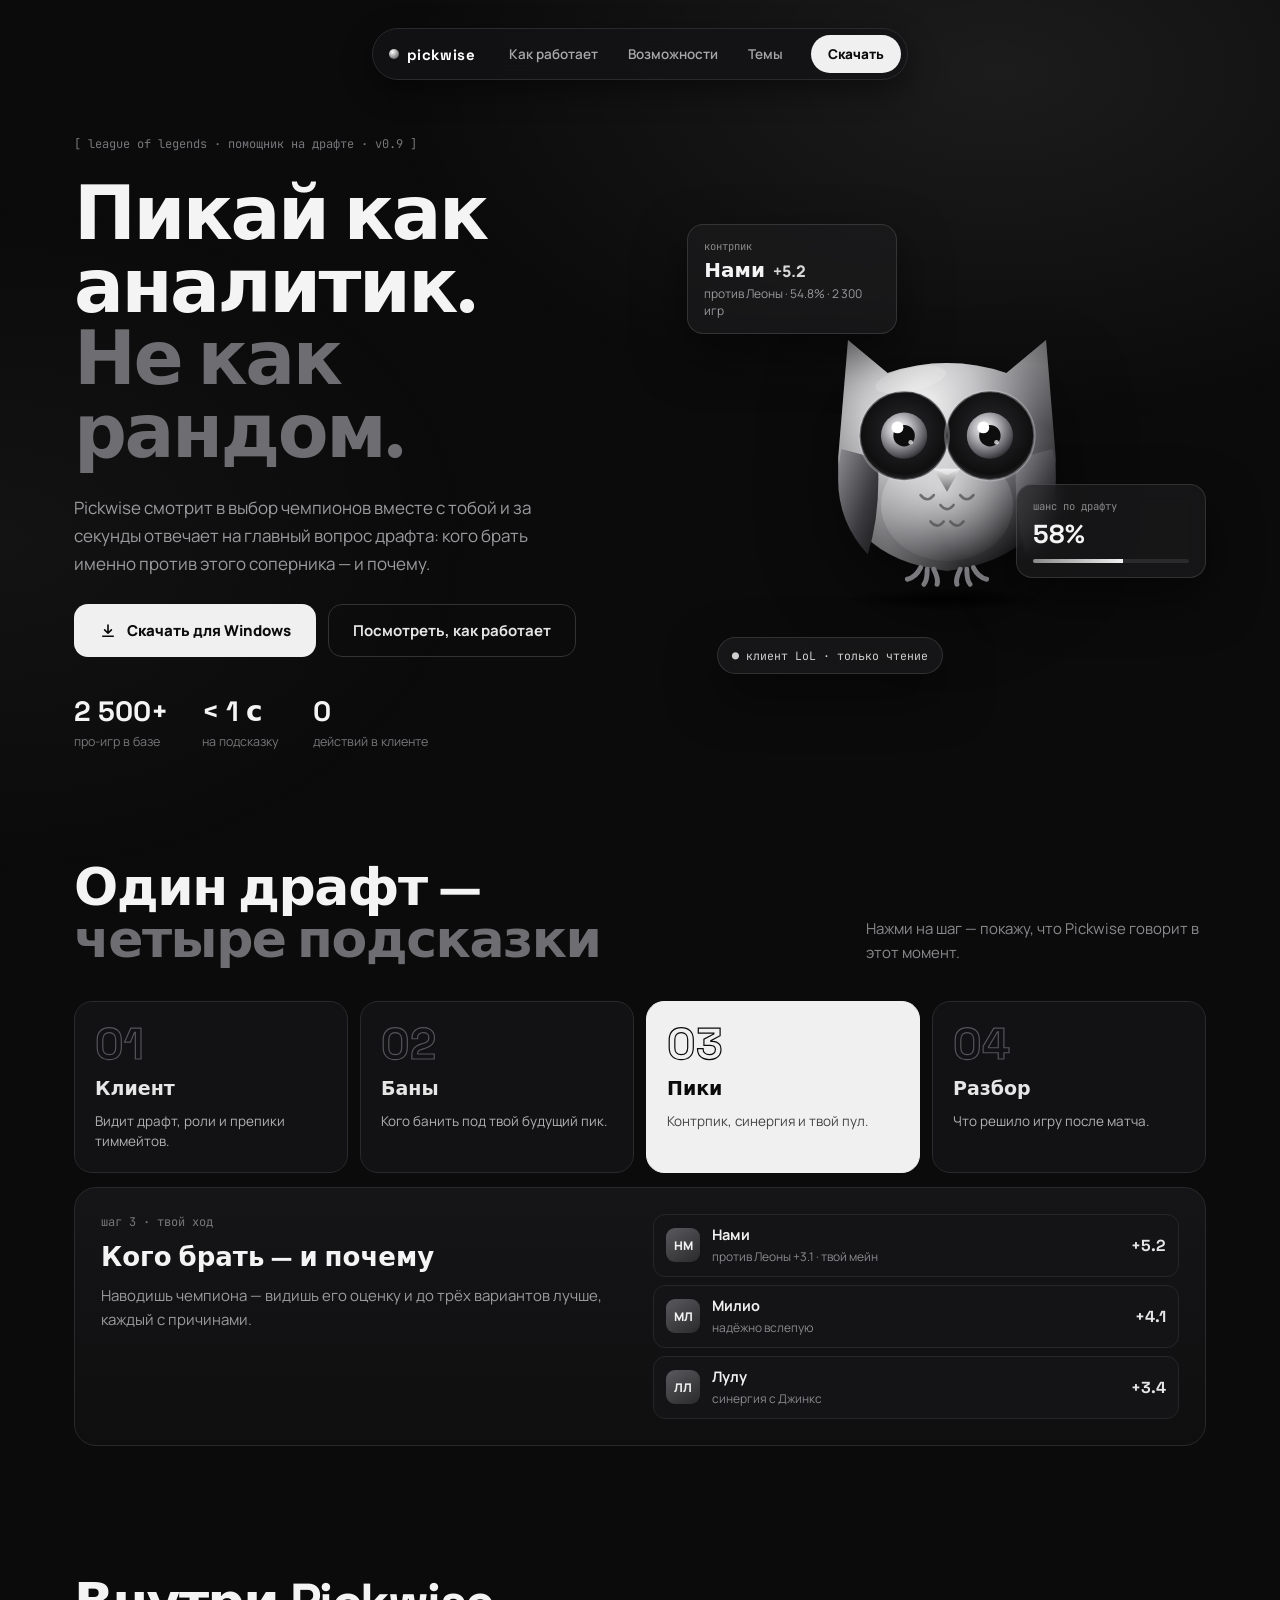
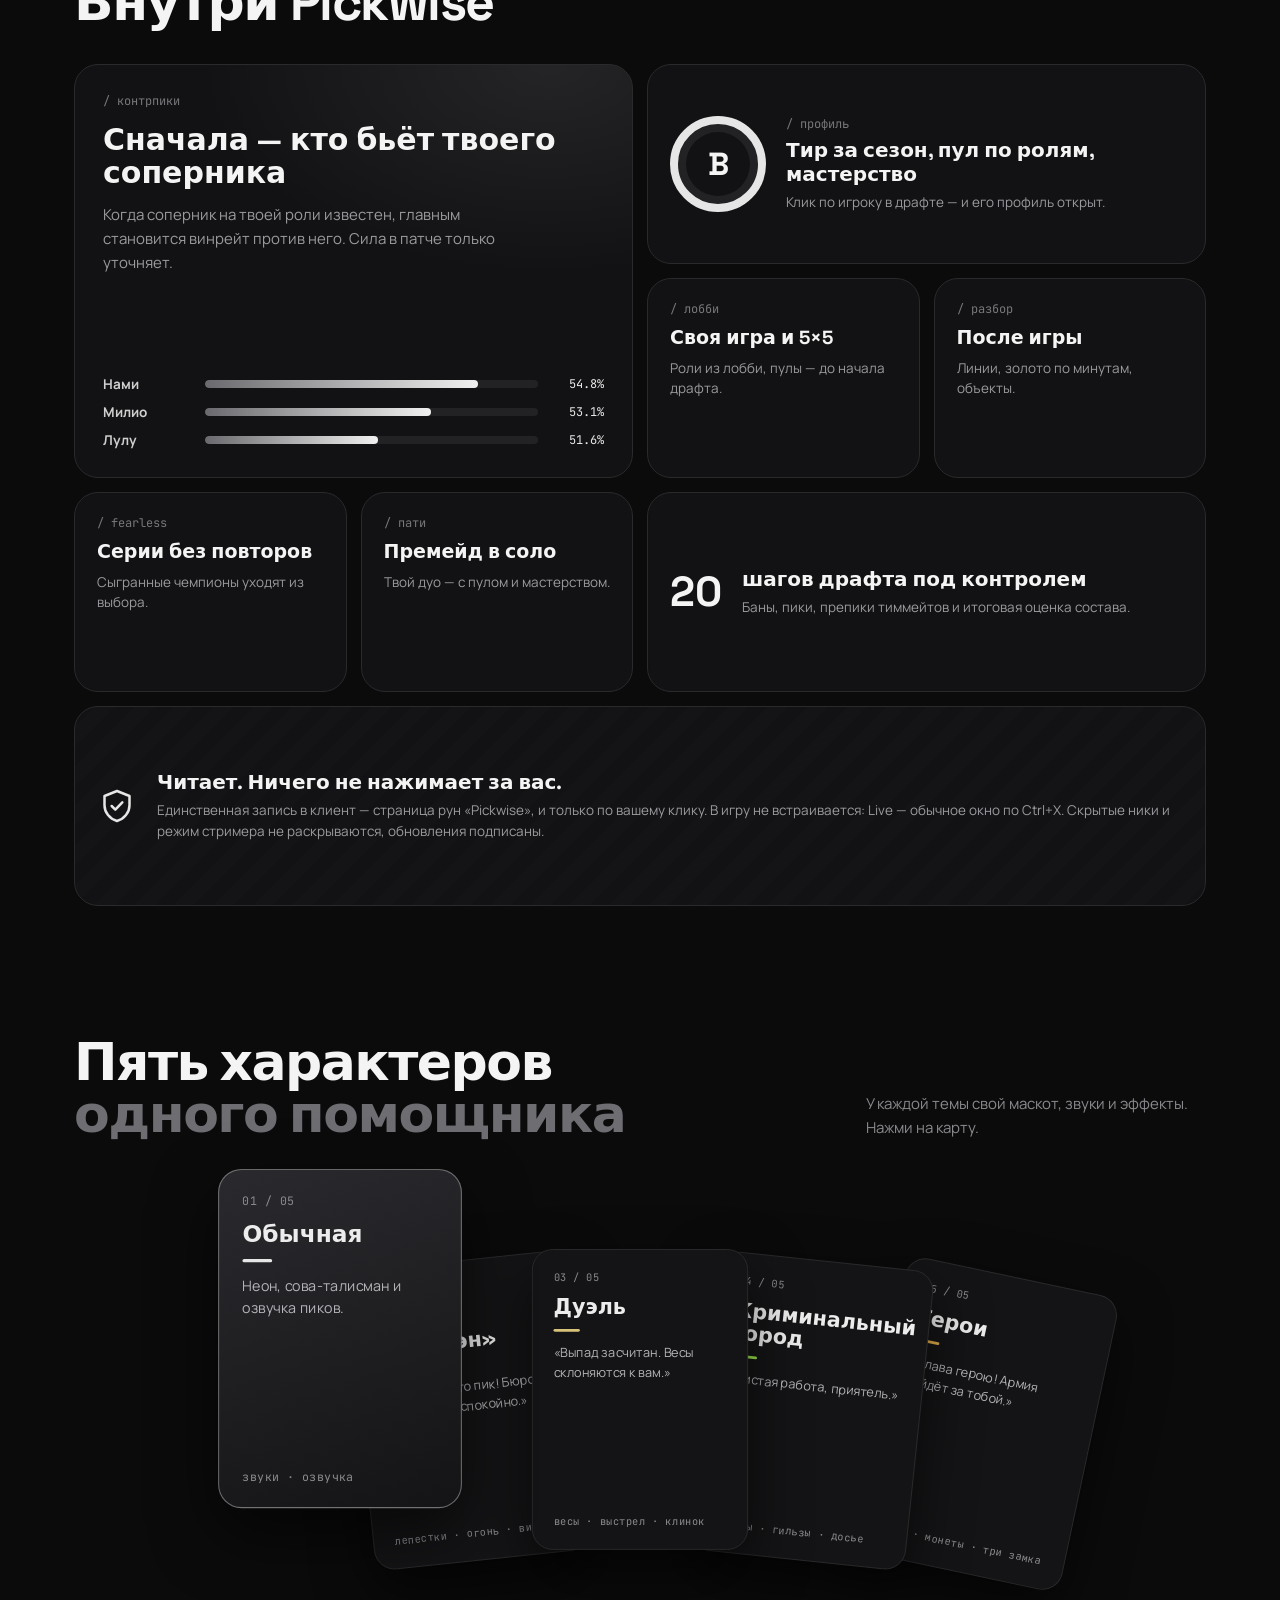
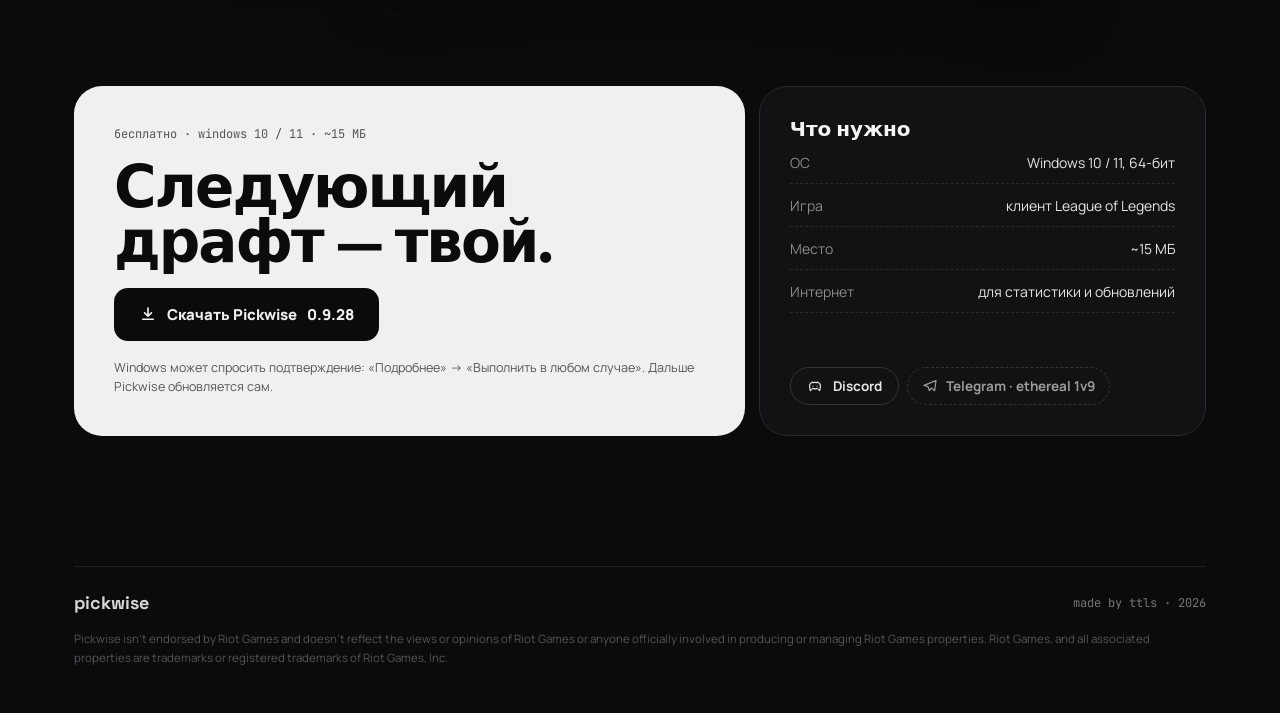
<file: docs/index.html>
<!doctype html>
<html lang="ru">
<head>
<meta charset="utf-8">
<meta name="viewport" content="width=device-width, initial-scale=1">
<meta name="robots" content="noindex, nofollow, noarchive">
<title>Pickwise — помощник на драфте League of Legends</title>
<meta name="description" content="Pickwise читает выбор чемпионов из клиента LoL и за секунды подсказывает пик и бан: контрпики, пулы, профиль игрока и разбор игры.">
<meta property="og:title" content="Pickwise — пикай как аналитик">
<meta property="og:description" content="Помощник на драфте League of Legends: контрпики, баны под твой пик, профиль игрока и разбор игры.">
<meta property="og:image" content="https://yeonix333.github.io/pickwise-releases/og.png">
<meta property="og:type" content="website">
<meta name="twitter:card" content="summary_large_image">
<meta name="theme-color" content="#0b0b0c">
<link rel="icon" href="favicon.svg" type="image/svg+xml">
<link rel="preconnect" href="https://fonts.googleapis.com">
<link rel="preconnect" href="https://fonts.gstatic.com" crossorigin>
<link href="https://fonts.googleapis.com/css2?family=Space+Grotesk:wght@500;600;700&family=Manrope:wght@400;500;600;700;800&family=JetBrains+Mono:wght@400;600;700&display=swap" rel="stylesheet">
<link rel="stylesheet" href="site.css">
</head>
<body>
<div class="bg" aria-hidden="true"></div>

<header class="nav-wrap">
  <nav class="nav" aria-label="Навигация">
    <a class="brand" href="#top"><span class="dot" aria-hidden="true"></span>pickwise</a>
    <span class="links">
      <a href="#how">Как работает</a>
      <a href="#bento">Возможности</a>
      <a href="#themes">Темы</a>
    </span>
    <a class="btn light sm" href="#download">Скачать</a>
  </nav>
</header>

<main>
  <!-- hero -->
  <section id="top" class="hero wrap">
    <div class="hero-text reveal">
      <span class="mono muted">[ league of legends · помощник на драфте · <span data-ver>v0.9</span> ]</span>
      <h1>Пикай как аналитик.<br><span class="dim">Не как рандом.</span></h1>
      <p class="lead">Pickwise смотрит в выбор чемпионов вместе с тобой и за секунды отвечает на главный вопрос драфта: кого брать именно против этого соперника — и почему.</p>
      <div class="row">
        <a class="btn light" href="#download"><svg viewBox="0 0 24 24" aria-hidden="true"><path d="M12 4v11m0 0-4.5-4.5M12 15l4.5-4.5M5 19h14"/></svg>Скачать для Windows</a>
        <a class="btn ghost" href="#how">Посмотреть, как работает</a>
      </div>
      <div class="stats">
        <div><b>2 500+</b><small>про-игр в базе</small></div>
        <div><b>&lt; 1 с</b><small>на подсказку</small></div>
        <div><b>0</b><small>действий в клиенте</small></div>
      </div>
    </div>

    <div class="hero-art" id="heroArt">
      <div class="float f1"><small class="mono">контрпик</small><div class="fl-h"><b>Нами</b><span>+5.2</span></div><small>против Леоны · 54.8% · 2 300 игр</small></div>
      <div class="float f2"><small class="mono">шанс по драфту</small><b class="big">58%</b><i class="bar"><b style="width:58%"></b></i></div>
      <div class="float f3 mono">● клиент LoL · только чтение</div>
      <div class="owl-box">
        <div class="owl-bob">
          <svg class="owl" viewBox="0 0 200 200" role="img" aria-label="Сова Pickwise">
            <defs>
              <radialGradient id="owBody" cx="38%" cy="30%" r="75%"><stop offset="0" stop-color="#f2f2f2"/><stop offset=".35" stop-color="#b9b9bc"/><stop offset=".72" stop-color="#5c5c60"/><stop offset="1" stop-color="#1c1c1e"/></radialGradient>
              <radialGradient id="owBelly" cx="45%" cy="35%" r="70%"><stop offset="0" stop-color="#fff" stop-opacity=".55"/><stop offset="1" stop-color="#fff" stop-opacity="0"/></radialGradient>
              <linearGradient id="owWing" x1="0" y1="0" x2="1" y2="1"><stop offset="0" stop-color="#8d8d91"/><stop offset=".6" stop-color="#3c3c40"/><stop offset="1" stop-color="#18181a"/></linearGradient>
              <radialGradient id="owSocket" cx="50%" cy="45%" r="60%"><stop offset="0" stop-color="#2a2a2d"/><stop offset=".8" stop-color="#0f0f10"/><stop offset="1" stop-color="#3a3a3d"/></radialGradient>
              <radialGradient id="owIris" cx="40%" cy="35%" r="70%"><stop offset="0" stop-color="#fff"/><stop offset=".35" stop-color="#bdbdc2"/><stop offset=".8" stop-color="#5a5a60"/><stop offset="1" stop-color="#2a2a2e"/></radialGradient>
              <linearGradient id="owBeak" x1="0" y1="0" x2="0" y2="1"><stop offset="0" stop-color="#e8e8e8"/><stop offset="1" stop-color="#6a6a6e"/></linearGradient>
              <radialGradient id="owRim" cx="80%" cy="70%" r="60%"><stop offset=".6" stop-color="#fff" stop-opacity="0"/><stop offset="1" stop-color="#fff" stop-opacity=".22"/></radialGradient>
            </defs>
            <path d="M40 46 L64 66 Q100 54 136 66 L160 46 L166 118 Q166 178 100 186 Q34 178 34 118 Z" fill="url(#owBody)"/>
            <path d="M40 46 L64 66 Q100 54 136 66 L160 46 L166 118 Q166 178 100 186 Q34 178 34 118 Z" fill="url(#owRim)"/>
            <ellipse cx="100" cy="146" rx="40" ry="34" fill="url(#owBelly)"/>
            <path d="M84 140 q4 5 8 0 M96 146 q4 5 8 0 M108 140 q4 5 8 0 M90 156 q4 5 8 0 M102 156 q4 5 8 0" fill="none" stroke="#4a4a4e" stroke-width="1.6" stroke-linecap="round" opacity=".7"/>
            <path d="M36 112 Q28 150 52 176 Q60 150 58 118 Z" fill="url(#owWing)"/>
            <path d="M164 112 Q172 150 148 176 Q140 150 142 118 Z" fill="url(#owWing)"/>
            <circle cx="74" cy="104" r="27" fill="url(#owSocket)"/>
            <circle cx="126" cy="104" r="27" fill="url(#owSocket)"/>
            <circle cx="74" cy="104" r="27" fill="none" stroke="#d8d8dc" stroke-opacity=".35" stroke-width="1.5"/>
            <circle cx="126" cy="104" r="27" fill="none" stroke="#d8d8dc" stroke-opacity=".35" stroke-width="1.5"/>
            <g id="owlEyes">
              <circle cx="74" cy="104" r="14" fill="url(#owIris)"/>
              <circle cx="126" cy="104" r="14" fill="url(#owIris)"/>
              <circle cx="74" cy="104" r="6.5" fill="#0d0d0e"/>
              <circle cx="126" cy="104" r="6.5" fill="#0d0d0e"/>
              <circle cx="70" cy="99" r="3.6" fill="#fff"/>
              <circle cx="122" cy="99" r="3.6" fill="#fff"/>
              <circle cx="78" cy="108" r="1.4" fill="#fff" opacity=".7"/>
              <circle cx="130" cy="108" r="1.4" fill="#fff" opacity=".7"/>
            </g>
            <g id="owlLids" class="lids"><rect x="44" y="74" width="60" height="0" fill="#3a3a3d"/><rect x="96" y="74" width="60" height="0" fill="#3a3a3d"/></g>
            <path d="M92 124 L108 124 L100 138 Z" fill="url(#owBeak)"/>
            <path d="M92 124 L108 124 L100 128 Z" fill="#fff" opacity=".35"/>
            <path d="M84 184 q-3 6 -8 7 M88 185 q0 7 -2 9 M92 185 q3 6 2 9 M108 185 q-3 6 -2 9 M112 185 q0 7 2 9 M116 184 q3 6 8 7" fill="none" stroke="#7a7a7e" stroke-width="3" stroke-linecap="round"/>
            <ellipse cx="78" cy="70" rx="22" ry="7" fill="#fff" opacity=".18" transform="rotate(-12 78 70)"/>
          </svg>
        </div>
        <div class="owl-shadow" aria-hidden="true"></div>
      </div>
    </div>
  </section>

  <!-- how it works -->
  <section id="how" class="wrap sec">
    <div class="sec-head reveal">
      <h2>Один драфт —<br><span class="dim">четыре подсказки</span></h2>
      <p>Нажми на шаг — покажу, что Pickwise говорит в этот момент.</p>
    </div>
    <div class="steps" id="steps" role="tablist" aria-label="Шаги драфта"></div>
    <div class="step-view reveal" id="stepView" role="tabpanel" aria-live="polite"></div>
  </section>

  <!-- bento -->
  <section id="bento" class="wrap sec">
    <h2 class="reveal">Внутри Pickwise</h2>
    <div class="bento">
      <div class="tile big reveal">
        <span class="mono muted">/ контрпики</span>
        <b class="t-xl">Сначала — кто бьёт твоего соперника</b>
        <p>Когда соперник на твоей роли известен, главным становится винрейт против него. Сила в патче только уточняет.</p>
        <div class="bars" id="bars">
          <div><span>Нами</span><i><b data-w="82"></b></i><span class="mono">54.8%</span></div>
          <div><span>Милио</span><i><b data-w="68"></b></i><span class="mono">53.1%</span></div>
          <div><span>Лулу</span><i><b data-w="52"></b></i><span class="mono">51.6%</span></div>
        </div>
      </div>
      <div class="tile wide row-tile reveal">
        <span class="ring" aria-hidden="true">B</span>
        <span><span class="mono muted">/ профиль</span><b class="t-l">Тир за сезон, пул по ролям, мастерство</b><p>Клик по игроку в драфте — и его профиль открыт.</p></span>
      </div>
      <div class="tile reveal"><span class="mono muted">/ лобби</span><b class="t-m">Своя игра и 5×5</b><p>Роли из лобби, пулы — до начала драфта.</p></div>
      <div class="tile reveal"><span class="mono muted">/ разбор</span><b class="t-m">После игры</b><p>Линии, золото по минутам, объекты.</p></div>
      <div class="tile reveal"><span class="mono muted">/ fearless</span><b class="t-m">Серии без повторов</b><p>Сыгранные чемпионы уходят из выбора.</p></div>
      <div class="tile reveal"><span class="mono muted">/ пати</span><b class="t-m">Премейд в соло</b><p>Твой дуо — с пулом и мастерством.</p></div>
      <div class="tile wide row-tile reveal">
        <span class="num">20</span>
        <span><b class="t-l">шагов драфта под контролем</b><p>Баны, пики, препики тиммейтов и итоговая оценка состава.</p></span>
      </div>
      <div class="tile full row-tile striped reveal">
        <svg class="ico" viewBox="0 0 24 24" aria-hidden="true"><path d="M12 3 4.5 6v5.5c0 4.4 3.1 8.2 7.5 9.5 4.4-1.3 7.5-5.1 7.5-9.5V6Z"/><path d="m8.8 12 2.2 2.2 4.2-4.4"/></svg>
        <span><b class="t-l">Читает. Ничего не нажимает за вас.</b><p>Единственная запись в клиент — страница рун «Pickwise», и только по вашему клику. В игру не встраивается: Live — обычное окно по Ctrl+X. Скрытые ники и режим стримера не раскрываются, обновления подписаны.</p></span>
      </div>
    </div>
  </section>

  <!-- themes -->
  <section id="themes" class="wrap sec">
    <div class="sec-head reveal">
      <h2>Пять характеров<br><span class="dim">одного помощника</span></h2>
      <p>У каждой темы свой маскот, звуки и эффекты. Нажми на карту.</p>
    </div>
    <div class="fan" id="fan"></div>
  </section>

  <!-- download -->
  <section id="download" class="wrap sec">
    <div class="dl">
      <div class="dl-main reveal">
        <span class="mono">бесплатно · windows 10 / 11 · <span data-size>~15 МБ</span></span>
        <b>Следующий драфт — твой.</b>
        <a class="btn dark" id="dlBtn" href="https://github.com/yeonix333/pickwise-releases/raw/main/files/0.9.28/Pickwise.exe"><svg viewBox="0 0 24 24" aria-hidden="true"><path d="M12 4v11m0 0-4.5-4.5M12 15l4.5-4.5M5 19h14"/></svg>Скачать Pickwise <span data-ver>0.9.28</span></a>
        <small>Windows может спросить подтверждение: «Подробнее» → «Выполнить в любом случае». Дальше Pickwise обновляется сам.</small>
      </div>
      <div class="dl-side reveal">
        <b class="t-l">Что нужно</b>
        <div class="req"><span>ОС</span><span>Windows 10 / 11, 64-бит</span></div>
        <div class="req"><span>Игра</span><span>клиент League of Legends</span></div>
        <div class="req"><span>Место</span><span data-size>~15 МБ</span></div>
        <div class="req"><span>Интернет</span><span>для статистики и обновлений</span></div>
        <div class="contacts">
          <a class="btn ghost sm" href="https://discord.gg/Bht3MKUtt" target="_blank" rel="noopener"><svg viewBox="0 0 24 24" aria-hidden="true"><path d="M8.5 15.5c2.3 1 4.7 1 7 0M9 12h.01M15 12h.01M7 17l-2 2c-1-3-1.5-6-1-9 1-2 2.6-3.2 4.5-4l.5 1c2-.4 4-.4 6 0l.5-1c1.9.8 3.5 2 4.5 4 .5 3 0 6-1 9l-2-2"/></svg>Discord</a>
          <span class="tg"><svg viewBox="0 0 24 24" aria-hidden="true"><path d="M21 4 3 11l6 2 2 6 3-4 5 4z"/></svg>Telegram · ethereal 1v9</span>
        </div>
      </div>
    </div>
    <div class="changes reveal" id="changes" hidden>
      <span class="mono muted">что нового в <span data-ver></span></span>
      <ul id="changeList"></ul>
    </div>
  </section>
</main>

<footer class="wrap foot">
  <div class="foot-row"><span class="brand-f">pickwise</span><span class="mono muted">made by ttls · 2026</span></div>
  <p>Pickwise isn't endorsed by Riot Games and doesn't reflect the views or opinions of Riot Games or anyone officially involved in producing or managing Riot Games properties. Riot Games, and all associated properties are trademarks or registered trademarks of Riot Games, Inc.</p>
</footer>

<script src="site.js"></script>
</body>
</html>
</file>
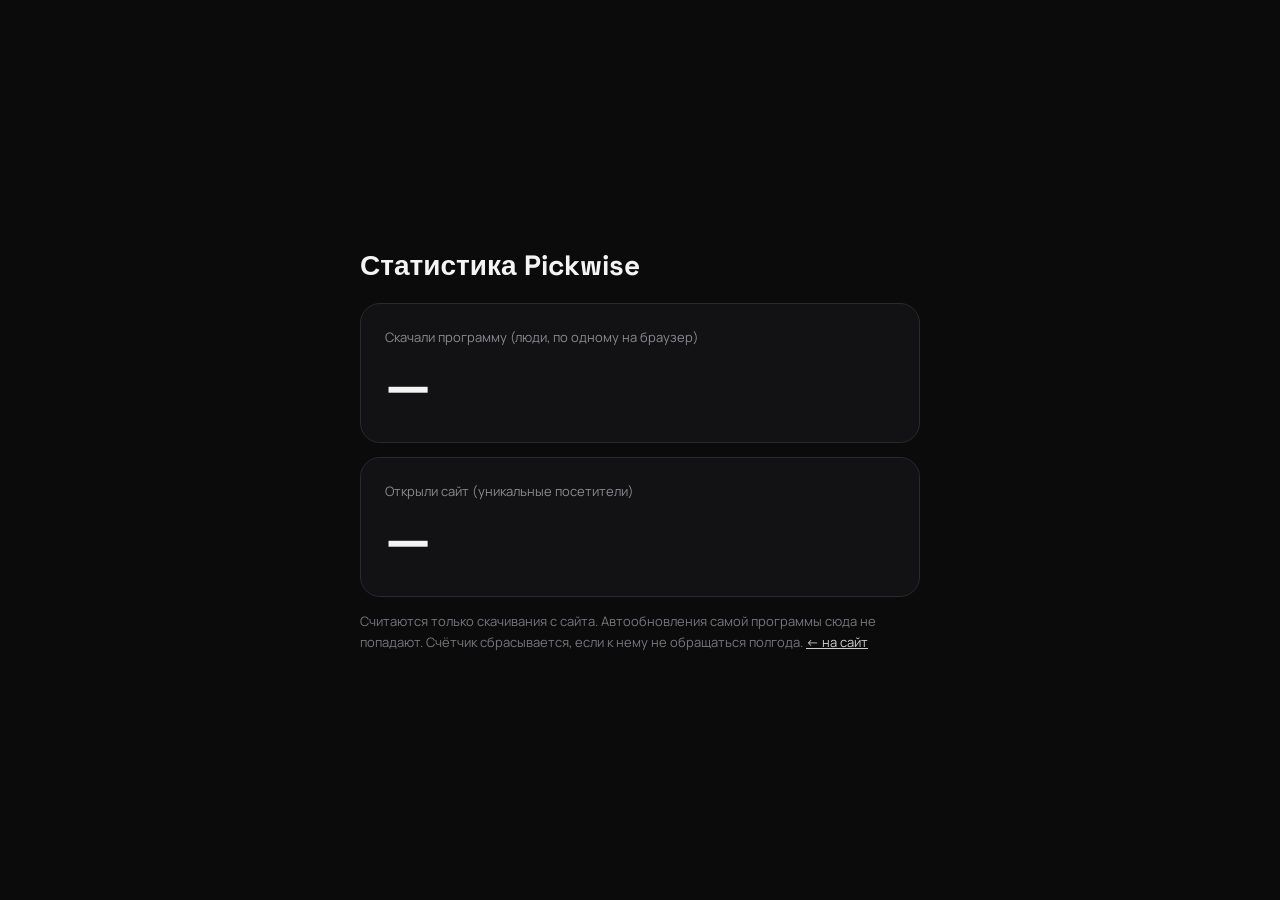
<file: docs/stats.html>
<!doctype html>
<html lang="ru">
<head>
<meta charset="utf-8">
<meta name="viewport" content="width=device-width, initial-scale=1">
<meta name="robots" content="noindex, nofollow, noarchive">
<title>Pickwise — статистика сайта</title>
<link rel="icon" href="favicon.svg" type="image/svg+xml">
<link href="https://fonts.googleapis.com/css2?family=Space+Grotesk:wght@700&family=Manrope:wght@500;700&display=swap" rel="stylesheet">
<style>
:root{color-scheme:dark}
body{margin:0;min-height:100vh;display:grid;place-items:center;background:#0b0b0c;color:#e6e6e6;font-family:Manrope,system-ui,sans-serif}
main{width:min(560px,100% - 32px);display:flex;flex-direction:column;gap:14px}
h1{margin:0 0 6px;font:700 28px "Space Grotesk",sans-serif;color:#f4f4f4}
.c{padding:24px;border-radius:20px;border:1px solid #2a2a2c;background:#121214}
.c small{display:block;color:#8a8a8e;font-size:13px}
.c b{display:block;margin-top:6px;font:700 52px "Space Grotesk",sans-serif;color:#f4f4f4}
p{margin:0;font-size:13px;line-height:1.6;color:#77777b}
a{color:#cfcfcf}
</style>
</head>
<body>
<main>
  <h1>Статистика Pickwise</h1>
  <div class="c"><small>Скачали программу (люди, по одному на браузер)</small><b id="dl">…</b></div>
  <div class="c"><small>Открыли сайт (уникальные посетители)</small><b id="vis">…</b></div>
  <p>Считаются только скачивания с сайта. Автообновления самой программы сюда не попадают. Счётчик сбрасывается, если к нему не обращаться полгода. <a href="./">← на сайт</a></p>
</main>
<script>
const NS = 'pickwise-ttls-site', C = 'https://abacus.jasoncameron.dev/get/' + NS + '/';
const show = (id, key) => fetch(C + key).then(r => r.ok ? r.json() : { value: 0 }).then(j => document.getElementById(id).textContent = (j.value || 0).toLocaleString('ru-RU')).catch(() => document.getElementById(id).textContent = '—');
show('dl', 'downloads'); show('vis', 'visitors');
</script>
</body>
</html>
</file>
<file: docs/site.css>
:root{
  --bg:#0b0b0c;--card:#121214;--card2:#151517;--line:#2a2a2c;--line2:#333336;
  --text:#e6e6e6;--hi:#f4f4f4;--muted:#77777b;--soft:#9b9b9f;--dim:#6e6e72;--light:#f0f0f0;
  --display:"Space Grotesk",system-ui,sans-serif;--ui:Manrope,"Segoe UI",system-ui,sans-serif;--mono:"JetBrains Mono",ui-monospace,monospace;
}
*{box-sizing:border-box}
html{scroll-behavior:smooth;overflow-x:clip}
body{margin:0;background:var(--bg);color:var(--text);font-family:var(--ui);-webkit-font-smoothing:antialiased;overflow-x:clip}
a{color:inherit}
.bg{position:fixed;inset:0;z-index:-1;pointer-events:none;background:radial-gradient(900px 520px at 78% 8%,rgba(255,255,255,.07),transparent 70%),radial-gradient(700px 500px at 0% 60%,rgba(255,255,255,.035),transparent 70%)}
.wrap{max-width:1180px;margin:0 auto;padding-left:24px;padding-right:24px}
.mono{font-family:var(--mono);font-size:12px}
.muted{color:var(--muted)}
.dim{color:var(--dim)}
h1,h2{font-family:var(--display);font-weight:700;color:var(--hi);margin:0}
h2{font-size:52px;line-height:1;letter-spacing:-1.5px}
p{margin:0}

/* buttons */
.btn{display:inline-flex;align-items:center;gap:10px;padding:15px 24px;border-radius:14px;text-decoration:none;font-weight:800;font-size:15px;border:1px solid transparent;transition:transform .15s ease,background .2s ease,border-color .2s ease;cursor:pointer}
.btn:hover{transform:translateY(-1px)}
.btn svg{width:18px;height:18px;fill:none;stroke:currentColor;stroke-width:2.2;stroke-linecap:round;stroke-linejoin:round}
.btn.light{background:var(--light);color:var(--bg)}
.btn.light:hover{background:#ffffff}
.btn.dark{background:var(--bg);color:var(--light);align-self:flex-start}
.btn.ghost{border-color:var(--line2);color:var(--text);font-weight:700}
.btn.ghost:hover{border-color:#55555a}
.btn.sm{padding:9px 16px;font-size:13.5px;border-radius:999px}
.btn:focus-visible,.step:focus-visible,.card:focus-visible,.nav a:focus-visible{outline:2px solid #ffffff;outline-offset:3px}

/* nav */
.nav-wrap{position:sticky;top:14px;z-index:10;display:flex;justify-content:center;padding:14px 16px 0}
.nav{display:flex;align-items:center;gap:6px;padding:6px 6px 6px 16px;border-radius:999px;border:1px solid var(--line);background:rgba(20,20,22,.78);backdrop-filter:blur(14px);-webkit-backdrop-filter:blur(14px);box-shadow:0 10px 30px rgba(0,0,0,.45)}
.brand{display:flex;align-items:center;gap:8px;margin-right:14px;text-decoration:none;font-family:var(--display);font-weight:700;font-size:15px;letter-spacing:.04em;color:#fff}
.brand .dot{width:10px;height:10px;border-radius:50%;background:radial-gradient(circle at 35% 30%,#fff,#8a8a8a 60%,#3a3a3a)}
.links{display:flex;gap:2px}
.links a{padding:8px 14px;border-radius:999px;text-decoration:none;font-size:13.5px;font-weight:600;color:#a8a8a8;transition:color .15s,background .15s}
.links a:hover{color:#fff;background:rgba(255,255,255,.05)}
.nav .btn.sm{margin-left:8px}

/* hero */
.hero{display:grid;grid-template-columns:minmax(0,1.05fr) minmax(0,.95fr);gap:40px;align-items:center;padding-top:70px;padding-bottom:110px}
.hero-text{display:flex;flex-direction:column;gap:26px}
.hero h1{font-size:74px;line-height:.98;letter-spacing:-2.5px}
.lead{max-width:500px;font-size:17px;line-height:1.65;color:var(--soft)}
.row{display:flex;gap:12px;flex-wrap:wrap}
.stats{display:flex;gap:34px;margin-top:10px}
.stats b{display:block;font-family:var(--display);font-size:28px;color:var(--hi)}
.stats small{font-size:12.5px;color:var(--muted)}
.hero-art{position:relative;height:520px}
.float{position:absolute;z-index:2;padding:14px 16px;border-radius:16px;border:1px solid rgba(255,255,255,.12);background:rgba(30,30,32,.62);backdrop-filter:blur(10px);-webkit-backdrop-filter:blur(10px);box-shadow:0 20px 50px rgba(0,0,0,.5);animation:drift 5s ease-in-out infinite}
.float small{display:block;font-size:12px;color:var(--soft)}
.float small.mono{font-size:10.5px;color:#8a8a8a}
.f1{--r:-6deg;top:40px;left:0;width:210px}
.f1 .fl-h{display:flex;align-items:baseline;gap:8px;margin:4px 0 2px}
.f1 .fl-h b{font-family:var(--display);font-size:20px;color:var(--hi)}
.f1 .fl-h span{font-weight:800;color:#d8d8d8}
.f2{--r:5deg;top:300px;right:0;width:190px;animation-duration:6s;animation-delay:.8s}
.f2 .big{display:block;margin:4px 0 8px;font-family:var(--display);font-size:26px;color:var(--hi)}
.bar{display:block;height:4px;border-radius:4px;background:#2a2a2c;overflow:hidden}
.bar b{display:block;height:100%;background:linear-gradient(90deg,#8a8a8a,#f0f0f0)}
.f3{--r:-3deg;bottom:30px;left:30px;padding:10px 14px;border-radius:999px;font-size:11.5px;color:#cfcfcf;animation-duration:5.5s;animation-delay:.4s}
.owl-box{position:absolute;left:50%;top:50%;width:330px;transform:translate(-50%,-52%)}
.owl-bob{animation:bob 4.5s ease-in-out infinite}
.owl{width:330px;height:330px;display:block;filter:drop-shadow(0 30px 40px rgba(0,0,0,.45))}
#owlEyes{transition:transform .12s linear}
.lids rect{transition:height .08s ease}
.owl-shadow{width:200px;height:22px;margin:-6px auto 0;border-radius:50%;background:radial-gradient(closest-side,rgba(0,0,0,.85),transparent);animation:shadow 4.5s ease-in-out infinite}
@keyframes bob{0%,100%{transform:translateY(0)}50%{transform:translateY(-10px)}}
@keyframes drift{0%,100%{transform:translate(0,0) rotate(var(--r))}50%{transform:translate(0,-8px) rotate(var(--r))}}
@keyframes shadow{0%,100%{transform:scaleX(1);opacity:.55}50%{transform:scaleX(.86);opacity:.35}}

/* sections */
.sec{padding-bottom:130px}
.sec-head{display:flex;align-items:flex-end;justify-content:space-between;gap:24px;flex-wrap:wrap;margin-bottom:36px}
.sec-head p{max-width:340px;font-size:15px;line-height:1.6;color:#8a8a8e}
#bento h2{margin-bottom:36px}

/* steps */
.steps{display:grid;grid-template-columns:repeat(4,minmax(0,1fr));gap:12px}
.step{display:flex;flex-direction:column;gap:10px;padding:20px;border-radius:18px;border:1px solid var(--line);background:var(--card);color:var(--text);text-align:left;font:inherit;cursor:pointer;transition:background .25s,border-color .25s,color .25s,transform .2s}
.step:hover{transform:translateY(-2px);border-color:#444}
.step .n{font-family:var(--display);font-weight:700;font-size:44px;line-height:1;color:transparent;-webkit-text-stroke:1.2px #55555a}
.step b{font-family:var(--display);font-size:19px}
.step span.d{font-size:13.5px;line-height:1.5;opacity:.75}
.step[aria-selected="true"]{background:var(--light);color:var(--bg);border-color:var(--light)}
.step[aria-selected="true"] .n{-webkit-text-stroke-color:var(--bg)}
.step-view{margin-top:14px;padding:26px;border-radius:22px;border:1px solid var(--line);background:linear-gradient(180deg,var(--card2),#0f0f10);display:grid;grid-template-columns:minmax(0,1fr) minmax(0,1fr);gap:26px}
.step-view .sv-text{display:flex;flex-direction:column;gap:10px}
.step-view .sv-text b{font-family:var(--display);font-size:26px;color:var(--hi)}
.step-view .sv-text span:last-child{font-size:15px;line-height:1.6;color:var(--soft)}
.sv-rows{display:flex;flex-direction:column;gap:8px}
.sv-row{display:grid;grid-template-columns:34px minmax(0,1fr) auto;gap:12px;align-items:center;padding:10px 12px;border-radius:12px;border:1px solid #262628;background:#141416;animation:rowin .35s ease both}
.sv-row:nth-child(2){animation-delay:.06s}.sv-row:nth-child(3){animation-delay:.12s}
.sv-row .ini{width:34px;height:34px;border-radius:9px;display:grid;place-items:center;background:linear-gradient(145deg,#5a5a5e,#2a2a2c);font-weight:800;font-size:12px;color:#f0f0f0}
.sv-row b.nm{display:block;font-size:14.5px;color:#f0f0f0}
.sv-row small{font-size:12px;color:#8a8a8e}
.sv-row .v{font-family:var(--display);font-size:16px;color:var(--text)}
@keyframes rowin{from{opacity:0;transform:translateY(6px)}to{opacity:1;transform:none}}

/* bento */
.bento{display:grid;grid-template-columns:repeat(4,minmax(0,1fr));grid-auto-rows:minmax(200px,auto);gap:14px}
.tile{padding:22px;border-radius:24px;border:1px solid var(--line);background:var(--card);display:flex;flex-direction:column;gap:8px;transition:border-color .25s,transform .25s}
.tile:hover{border-color:#444;transform:translateY(-3px)}
.tile p{font-size:13.5px;line-height:1.5;color:var(--soft)}
.tile.big{grid-column:span 2;grid-row:span 2;padding:28px;gap:14px;background:radial-gradient(500px 300px at 85% 0%,rgba(255,255,255,.08),transparent 70%),var(--card)}
.tile.big p{font-size:15px;line-height:1.6;max-width:440px}
.tile.wide{grid-column:span 2}
.tile.full{grid-column:1/-1}
.row-tile{flex-direction:row;align-items:center;gap:20px}
.row-tile > span:not(.ring):not(.num){display:flex;flex-direction:column;gap:6px}
.striped{background:repeating-linear-gradient(135deg,#121214 0 14px,#141416 14px 28px)}
.t-xl{font-family:var(--display);font-size:30px;line-height:1.1;color:var(--hi)}
.t-l{font-family:var(--display);font-size:20px;line-height:1.2;color:var(--hi)}
.t-m{font-family:var(--display);font-size:19px;color:var(--hi)}
.ring{width:96px;height:96px;flex:none;box-sizing:border-box;border-radius:50%;display:grid;place-items:center;line-height:1;text-align:center;border:8px solid #e6e6e6;box-shadow:inset 0 0 0 8px #222224;font-family:var(--display);font-weight:700;font-size:32px;color:var(--hi)}
.ico{width:40px;height:40px;flex:none;fill:none;stroke:#e6e6e6;stroke-width:1.5;stroke-linecap:round;stroke-linejoin:round}
.num{font-family:var(--display);font-weight:700;font-size:42px;color:var(--hi)}
.bars{margin-top:auto;display:flex;flex-direction:column;gap:10px}
.bars > div{display:grid;grid-template-columns:90px minmax(0,1fr) 54px;gap:12px;align-items:center;font-size:13.5px}
.bars > div > span:first-child{color:#cfcfcf;font-weight:700}
.bars > div > span:last-child{text-align:right;color:var(--text)}
.bars i{height:8px;border-radius:8px;background:#222224;overflow:hidden}
.bars i b{display:block;height:100%;width:0;background:linear-gradient(90deg,#6a6a6e,#f0f0f0);border-radius:8px;transition:width 1.2s cubic-bezier(.2,.8,.2,1)}

/* themes fan */
.fan{position:relative;height:380px;overflow-x:clip;overflow-y:visible}
.card{position:absolute;bottom:10px;left:50%;width:230px;height:320px;margin-left:-115px;padding:22px;border-radius:22px;border:1px solid var(--line);background:#141416;color:#ececec;font:inherit;text-align:left;cursor:pointer;transform-origin:50% 120%;box-shadow:0 24px 60px rgba(0,0,0,.6);display:flex;flex-direction:column;gap:12px;transition:transform .5s cubic-bezier(.2,.8,.2,1),border-color .3s,background .3s}
.card .no{font-family:var(--mono);font-size:11px;color:#8a8a8e}
.card b{font-family:var(--display);font-size:22px;line-height:1.1}
.card .acc{width:28px;height:3px;border-radius:3px}
.card .ln{font-size:13.5px;line-height:1.55;color:#b4b4b8}
.card .fx{margin-top:auto;font-family:var(--mono);font-size:11px;color:#8a8a8e}
.card[aria-pressed="true"]{background:linear-gradient(160deg,#2a2a2e,#141416);border-color:rgba(255,255,255,.35)}

/* download */
.dl{display:grid;grid-template-columns:minmax(0,1.2fr) minmax(0,.8fr);gap:14px}
.dl-main{padding:40px;border-radius:28px;background:var(--light);color:var(--bg);display:flex;flex-direction:column;gap:18px}
.dl-main .mono{color:#555}
.dl-main > b{font-family:var(--display);font-size:58px;line-height:.95;letter-spacing:-2px}
.dl-main small{font-size:12.5px;color:#555;line-height:1.5}
.dl-side{padding:30px;border-radius:28px;border:1px solid var(--line);background:var(--card);display:flex;flex-direction:column;gap:12px}
.req{display:flex;justify-content:space-between;gap:16px;padding-bottom:11px;border-bottom:1px dashed var(--line);font-size:14px}
.req span:first-child{color:#8a8a8e}
.req span:last-child{text-align:right}
.contacts{display:flex;gap:8px;flex-wrap:wrap;align-items:center;margin-top:auto;padding-top:8px}
.contacts svg,.tg svg{width:16px;height:16px;fill:none;stroke:currentColor;stroke-width:1.8;stroke-linecap:round;stroke-linejoin:round}
.tg{display:inline-flex;align-items:center;gap:8px;padding:9px 14px;border-radius:999px;border:1px dashed var(--line2);font-size:13.5px;font-weight:700;color:var(--soft)}
.changes{margin-top:14px;padding:22px 26px;border-radius:22px;border:1px solid var(--line);background:var(--card)}
.changes ul{margin:10px 0 0;padding-left:18px;display:flex;flex-direction:column;gap:6px;font-size:14px;line-height:1.55;color:var(--soft)}

/* footer */
.foot{padding-bottom:46px;display:flex;flex-direction:column;gap:16px}
.foot-row{display:flex;justify-content:space-between;align-items:center;gap:16px;flex-wrap:wrap;padding-top:24px;border-top:1px solid #1f1f21}
.brand-f{font-family:var(--display);font-weight:700;font-size:18px;color:#d8d8d8}
.foot p{font-size:11.5px;line-height:1.6;color:#55555a}

/* reveal on scroll */
.reveal{opacity:0;transform:translateY(18px);transition:opacity .7s ease,transform .7s ease}
.reveal.in{opacity:1;transform:none}

@media (prefers-reduced-motion: reduce){
  *{animation:none !important;transition:none !important;scroll-behavior:auto !important}
  .reveal{opacity:1;transform:none}
}
@media (max-width:960px){
  .hero{grid-template-columns:minmax(0,1fr);padding-top:40px}
  .hero h1{font-size:46px;letter-spacing:-1.5px}
  .hero-art{height:400px}
  .owl-box,.owl{width:260px}
  .owl{height:260px}
  .f1{top:0}.f2{top:auto;bottom:40px}.f3{display:none}
  h2{font-size:38px}
  .steps{grid-template-columns:repeat(2,minmax(0,1fr))}
  .step-view{grid-template-columns:minmax(0,1fr)}
  .bento{grid-template-columns:minmax(0,1fr)}
  .tile.big,.tile.wide,.tile.full{grid-column:auto;grid-row:auto}
  .row-tile{flex-direction:column;align-items:flex-start}
  .links{display:none}
  .dl{grid-template-columns:minmax(0,1fr)}
  .dl-main{padding:28px}.dl-main > b{font-size:40px}
  .card{width:200px;height:290px;margin-left:-100px}
}
@media (max-width:520px){
  .stats{gap:20px}
  .stats b{font-size:22px}
  .float{display:none}
}
</file>
